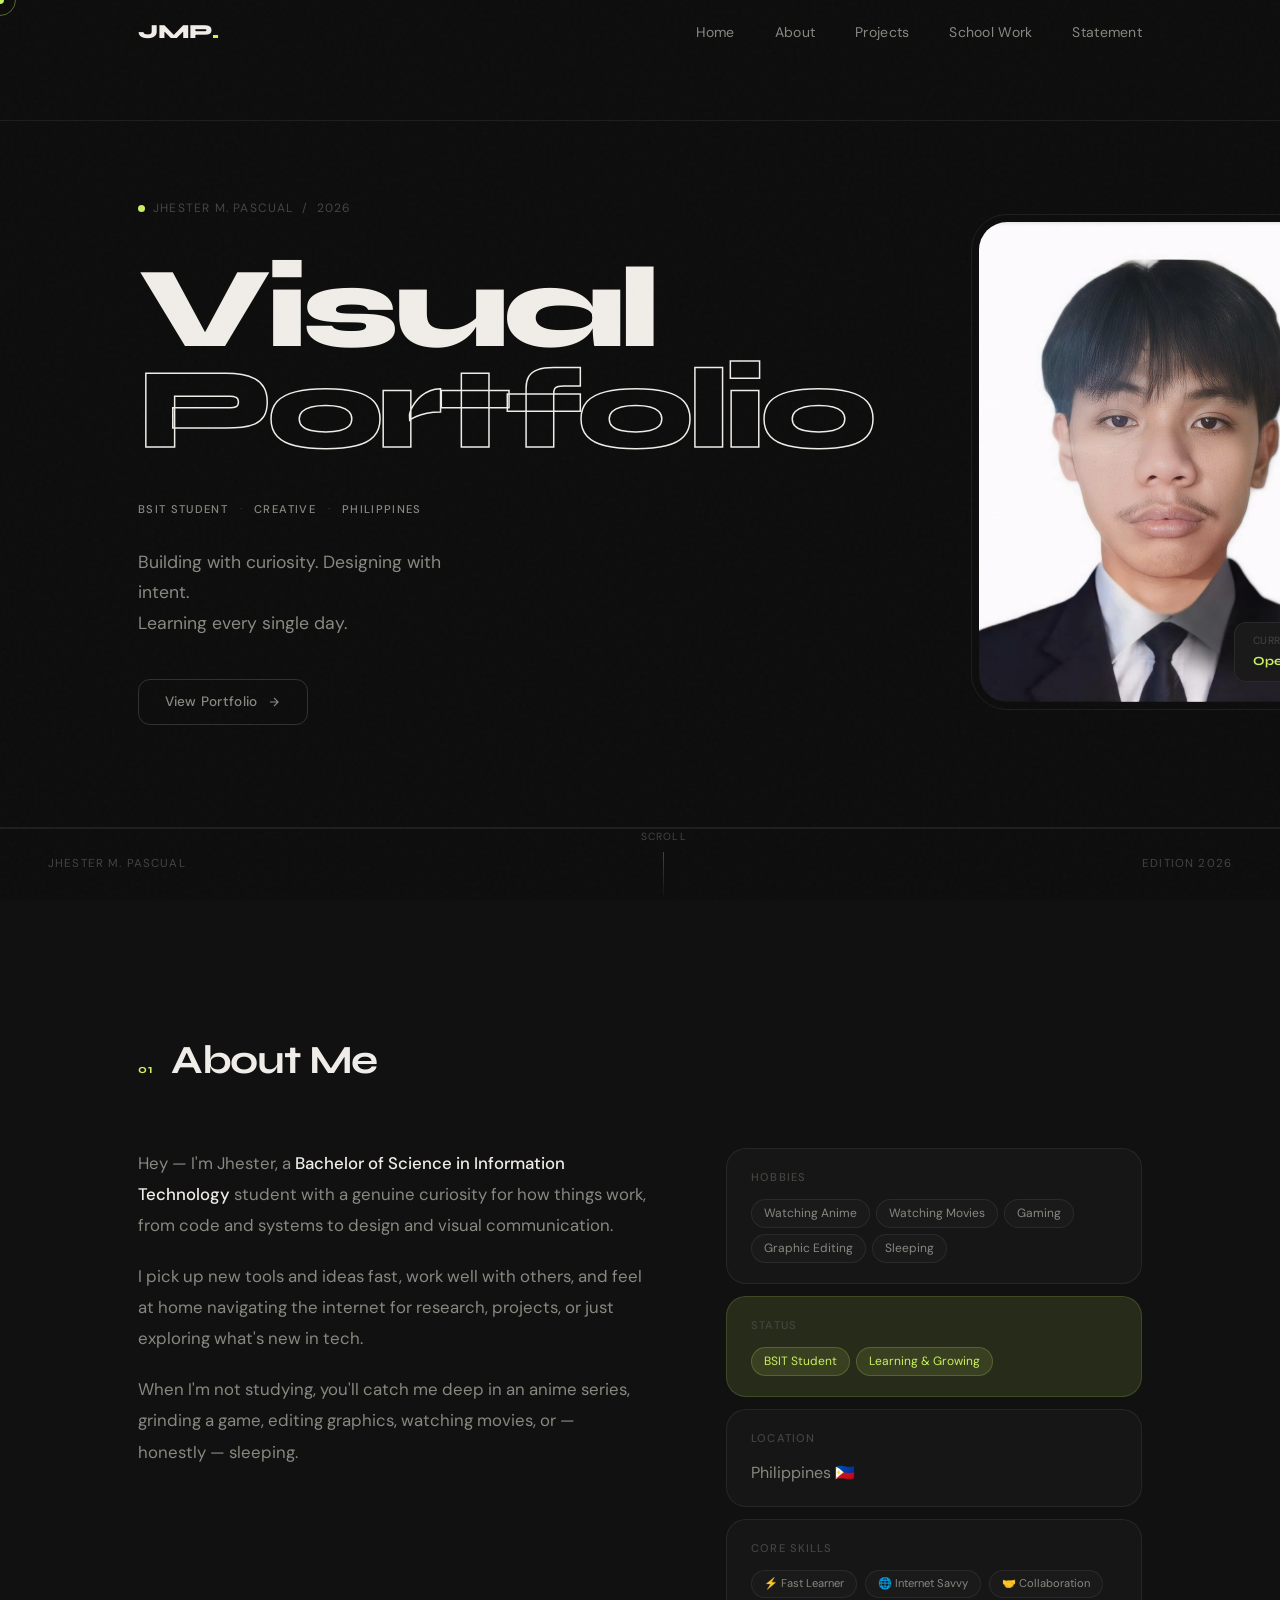
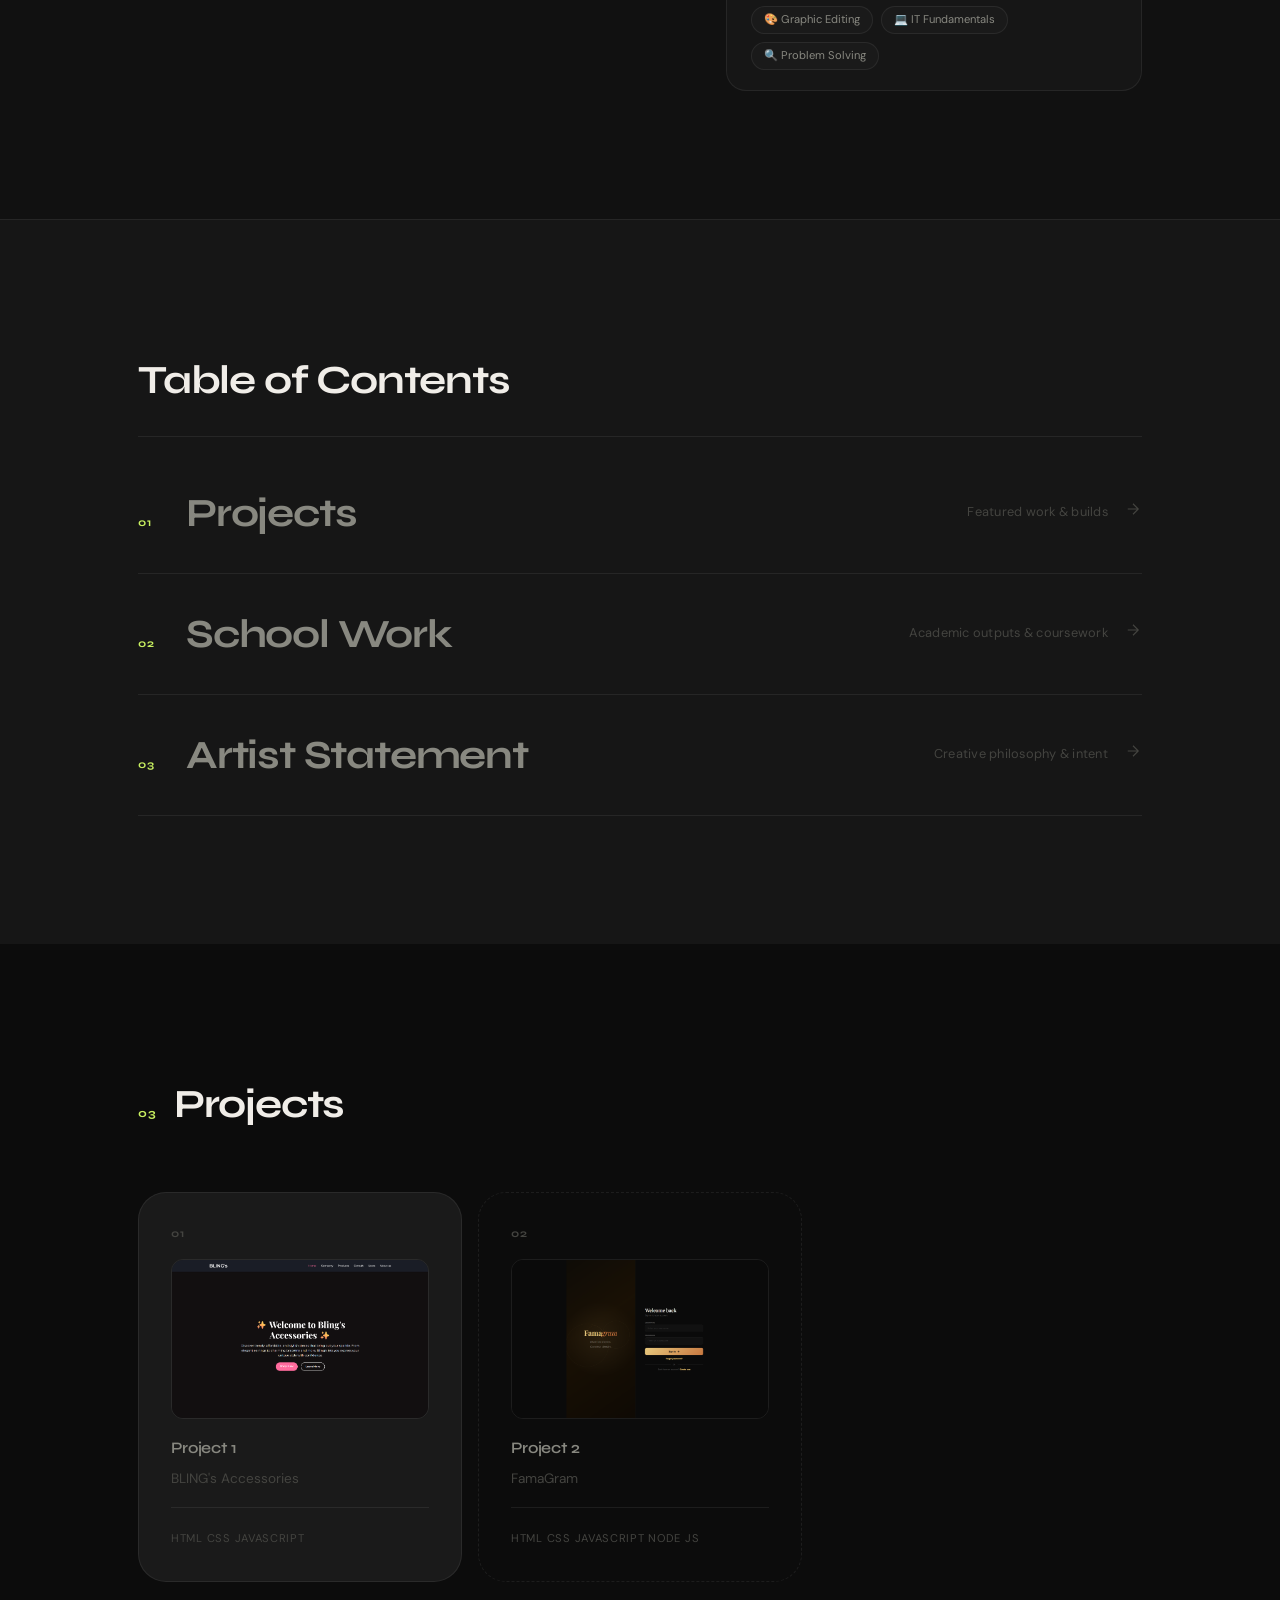
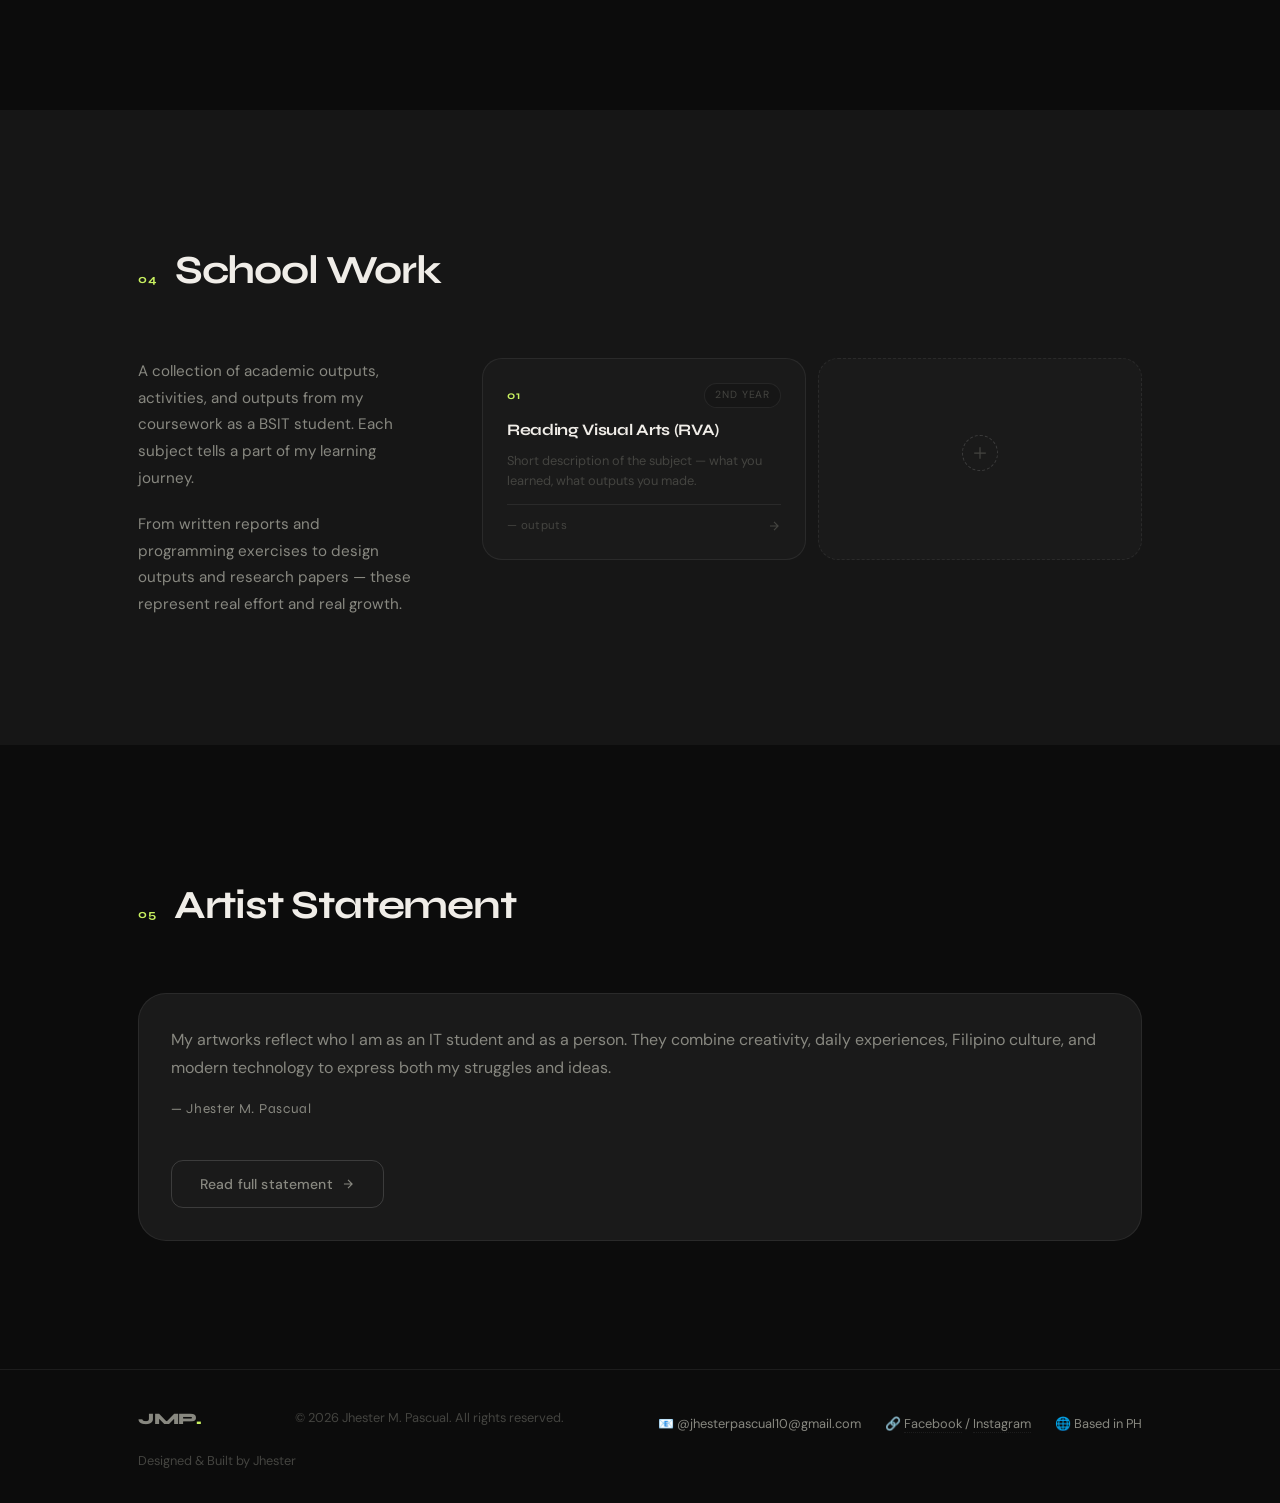
<file: index.html>
<!DOCTYPE html>
<html lang="en">

<head>
  <meta charset="UTF-8" />
  <meta name="viewport" content="width=device-width, initial-scale=1.0" />
  <title>My Portfolio - Jhester M. Pascual</title>
  <link rel="preconnect" href="https://fonts.googleapis.com">
  <link rel="preconnect" href="https://fonts.gstatic.com" crossorigin>
  <link
    href="https://fonts.googleapis.com/css2?family=Syne:wght@400;500;600;700;800&family=DM+Sans:ital,wght@0,300;0,400;0,500;1,300&display=swap"
    rel="stylesheet">
  <link rel="stylesheet" href="style.css" />
  <style>
    .skills-compact {
      display: flex;
      flex-wrap: wrap;
      gap: 8px;
      margin-top: 6px;
    }

    .skills-compact .tag {
      font-size: 0.7rem;
      padding: 4px 12px;
      background: var(--clr-surface);
      border-color: var(--clr-border);
    }

    .footer-contact-row {
      display: flex;
      flex-wrap: wrap;
      justify-content: center;
      gap: 1.5rem;
      margin-top: 0.75rem;
      font-size: 0.8rem;
      color: var(--clr-text-muted);
    }

    .footer-contact-row a {
      color: var(--clr-text-muted);
      text-decoration: none;
      border-bottom: 1px dotted var(--clr-border);
      transition: color 0.2s, border-color 0.2s;
    }

    .footer-contact-row a:hover {
      color: var(--clr-accent);
      border-bottom-color: var(--clr-accent);
    }

    /* artist statement card on index */
    .statement-card {
      background: var(--clr-surface);
      border: 1px solid var(--clr-border);
      border-radius: var(--radius-xl);
      padding: 2rem;
      transition: border-color 0.3s;
    }

    .statement-card__content p {
      color: var(--clr-text-muted);
      line-height: 1.7;
      margin-bottom: 1rem;
    }

    .statement-signature {
      font-family: var(--font-display);
      font-size: 0.85rem;
      letter-spacing: 0.05em;
      color: var(--clr-accent);
      margin-top: 0.5rem;
    }

    .statement-card__link {
      margin-top: 1.5rem;
      display: inline-flex;
      align-items: center;
      gap: 0.5rem;
    }

    @media (max-width: 768px) {
      .footer-contact-row {
        flex-direction: column;
        align-items: center;
        gap: 0.5rem;
      }
    }
  </style>
</head>

<body>

  <div class="cursor" id="cursor"></div>
  <div class="cursor-follower" id="cursorFollower"></div>

  <header class="header" id="header">
    <nav class="nav container">
      <a href="#" class="nav__logo">JMP<span class="nav__logo-dot">.</span></a>
      <ul class="nav__links">
        <li><a href="#home" class="nav__link">Home</a></li>
        <li><a href="#about" class="nav__link">About</a></li>
        <li><a href="#projects" class="nav__link">Projects</a></li>
        <li><a href="#schoolwork" class="nav__link">School Work</a></li>
        <li><a href="artist_statement.html" class="nav__link">Statement</a></li>
      </ul>
      <button class="nav__burger" id="burger" aria-label="Toggle menu">
        <span></span><span></span><span></span>
      </button>
    </nav>
    <div class="nav__mobile" id="mobileMenu">
      <ul>
        <li><a href="#about" class="mobile__link">About</a></li>
        <li><a href="#projects" class="mobile__link">Projects</a></li>
        <li><a href="#schoolwork" class="mobile__link">School Work</a></li>
        <li><a href="artist_statement.html" class="mobile__link">Statement</a></li>
      </ul>
    </div>
  </header>

  <main>
    <!-- COVER SECTION -->
    <section class="cover" id="home">
      <div class="cover__noise"></div>
      <div class="cover__line cover__line--h-top"></div>
      <div class="cover__line cover__line--h-mid"></div>
      <div class="cover__line cover__line--v-left"></div>
      <div class="cover__inner">
        <div class="cover__left reveal">
          <span class="cover__label"><span class="dot-pulse"></span> Jhester M. Pascual &nbsp;/&nbsp; 2026</span>
          <h1 class="cover__headline"><span class="cover__word">Visual</span><span
              class="cover__word cover__word--outline">Portfolio</span></h1>
          <div class="cover__meta"><span class="cover__meta-item">BSIT Student</span><span
              class="cover__sep">·</span><span class="cover__meta-item">Creative</span><span
              class="cover__sep">·</span><span class="cover__meta-item">Philippines</span></div>
          <p class="cover__tagline">Building with curiosity. Designing with intent.<br>Learning every single day.</p>
          <a href="#about" class="cover__cta">View Portfolio<svg width="14" height="14" fill="none"
              stroke="currentColor" stroke-width="2" viewBox="0 0 24 24">
              <path d="M5 12h14M12 5l7 7-7 7" />
            </svg></a>
        </div>
        <div class="cover__right reveal reveal--delay">
          <div class="cover__photo-wrap">
            <img src="me.jpg" alt="Jhester M. Pascual" class="cover__photo" />
            <div class="cover__photo-border"></div>
            <div class="cover__photo-badge"><span>Currently</span><strong>Open to opps</strong></div>
          </div>
        </div>
      </div>
      <div class="cover__bottom"><span class="cover__bottom-name">Jhester M. Pascual</span>
        <div class="cover__scroll-hint"><span>Scroll</span>
          <div class="scroll-line"></div>
        </div><span class="cover__bottom-edition">Edition 2026</span>
      </div>
    </section>

    <!-- ABOUT + INTEGRATED SKILLS -->
    <section class="about section" id="about">
      <div class="container">
        <div class="section__header reveal"><span class="section__num">01</span>
          <h2 class="section__title">About Me</h2>
        </div>
        <div class="about__grid">
          <div class="about__text reveal">
            <p>Hey — I'm Jhester, a <strong>Bachelor of Science in Information Technology</strong> student with a
              genuine curiosity for how things work, from code and systems to design and visual communication.</p>
            <p>I pick up new tools and ideas fast, work well with others, and feel at home navigating the internet for
              research, projects, or just exploring what's new in tech.</p>
            <p>When I'm not studying, you'll catch me deep in an anime series, grinding a game, editing graphics,
              watching movies, or — honestly — sleeping.</p>
          </div>
          <div class="about__cards reveal reveal--delay">
            <div class="info-card">
              <p class="info-card__label">Hobbies</p>
              <div class="tags"><span class="tag">Watching Anime</span><span class="tag"> Watching Movies</span><span
                  class="tag">Gaming</span><span class="tag">Graphic Editing</span><span class="tag">Sleeping</span>
              </div>
            </div>
            <div class="info-card info-card--accent">
              <p class="info-card__label">Status</p>
              <div class="tags"><span class="tag tag--light">BSIT Student</span><span class="tag tag--light">Learning
                  &amp; Growing</span></div>
            </div>
            <div class="info-card">
              <p class="info-card__label">Location</p>
              <p class="info-card__value">Philippines 🇵🇭</p>
            </div>
            <div class="info-card">
              <p class="info-card__label">Core Skills</p>
              <div class="skills-compact"><span class="tag">⚡ Fast Learner</span><span class="tag">🌐 Internet
                  Savvy</span><span class="tag">🤝 Collaboration</span><span class="tag">🎨 Graphic Editing</span><span
                  class="tag">💻 IT Fundamentals</span><span class="tag">🔍 Problem Solving</span></div>
            </div>
          </div>
        </div>
      </div>
    </section>

    <!-- TABLE OF CONTENTS (with Artist Statement added) -->
    <section class="toc section" id="contents">
      <div class="container">
        <div class="toc__header reveal">
          <h2 class="section__title">Table of Contents</h2>
        </div>
        <nav class="toc__list">

          <a href="#projects" class="toc__item reveal">
            <div class="toc__item-left">
              <span class="toc__num">01</span>
              <span class="toc__title">Projects</span>
            </div>
            <div class="toc__item-right">
              <span class="toc__desc">Featured work &amp; builds</span>
              <span class="toc__arrow">
                <svg width="18" height="18" fill="none" stroke="currentColor" stroke-width="1.5" viewBox="0 0 24 24">
                  <path d="M5 12h14M12 5l7 7-7 7" />
                </svg>
              </span>
            </div>
          </a>

          <a href="#schoolwork" class="toc__item reveal">
            <div class="toc__item-left">
              <span class="toc__num">02</span>
              <span class="toc__title">School Work</span>
            </div>
            <div class="toc__item-right">
              <span class="toc__desc">Academic outputs &amp; coursework</span>
              <span class="toc__arrow">
                <svg width="18" height="18" fill="none" stroke="currentColor" stroke-width="1.5" viewBox="0 0 24 24">
                  <path d="M5 12h14M12 5l7 7-7 7" />
                </svg>
              </span>
            </div>
          </a>

          <!-- NEW: Artist Statement entry -->
          <a href="#statement" class="toc__item reveal">
            <div class="toc__item-left">
              <span class="toc__num">03</span>
              <span class="toc__title">Artist Statement</span>
            </div>
            <div class="toc__item-right">
              <span class="toc__desc">Creative philosophy &amp; intent</span>
              <span class="toc__arrow">
                <svg width="18" height="18" fill="none" stroke="currentColor" stroke-width="1.5" viewBox="0 0 24 24">
                  <path d="M5 12h14M12 5l7 7-7 7" />
                </svg>
              </span>
            </div>
          </a>

        </nav>
      </div>
    </section>
    <!-- PROJECTS -->
    <section class="projects section" id="projects">
      <div class="container">

        <div class="section__header reveal">
          <span class="section__num">03</span>
          <h2 class="section__title">Projects</h2>
        </div>

        <div class="projects__grid">

          <!-- PROJECT 1 -->
          <div class="project-card reveal reveal--delay">
            <div class="project-card__index">01</div>

            <div class="project-card__body">
              <div class="project-card__icon project-card__icon--image">
                <img src="project1.png" alt="Project 1 preview">
              </div>

              <h3>Project 1</h3>
              <p>BLING's Accessories</p>
            </div>

            <div class="project-card__footer">
              <span class="project-card__tag">HTML</span>
              <span class="project-card__tag">CSS</span>
              <span class="project-card__tag">JavaScript</span>
            </div>
          </div>

          <!-- PROJECT 2 -->
          <div class="project-card project-card--placeholder reveal">
            <div class="project-card__index">02</div>

            <div class="project-card__body">
              <div class="project-card__icon project-card__icon--image">
                <img src="project2.png" alt="Project 2 preview">
              </div>

              <h3>Project 2</h3>
              <p>FamaGram</p>
            </div>

            <div class="project-card__footer">
              <span class="project-card__tag">HTML</span>
              <span class="project-card__tag">CSS</span>
              <span class="project-card__tag">JavaScript</span>
              <span class="project-card__tag">Node JS</span>
            </div>
          </div>
    </section>

    <!-- SCHOOL WORK -->
    <section class="schoolwork section" id="schoolwork">
      <div class="container">
        <div class="section__header reveal"><span class="section__num">04</span>
          <h2 class="section__title">School Work</h2>
        </div>
        <div class="schoolwork__layout">
          <div class="schoolwork__text reveal">
            <p>A collection of academic outputs, activities, and outputs from my coursework as a BSIT student. Each
              subject tells a part of my learning journey.</p>
            <p>From written reports and programming exercises to design outputs and research papers — these represent
              real effort and real growth.</p>
          </div>
          <div class="subjects__grid">
            <a href="schoolwork.html?subject=subject1" class="subject-card reveal">
              <div class="subject-card__top"><span class="subject-card__num">01</span><span
                  class="subject-card__badge">2nd Year</span></div>
              <h3 class="subject-card__title">Reading Visual Arts (RVA)</h3>
              <p class="subject-card__desc">Short description of the subject — what you learned, what outputs you made.
              </p>
              <div class="subject-card__footer"><span class="subject-card__count" id="count-subject1">—
                  outputs</span><span class="subject-card__arrow"><svg width="14" height="14" fill="none"
                    stroke="currentColor" stroke-width="2" viewBox="0 0 24 24">
                    <path d="M5 12h14M12 5l7 7-7 7" />
                  </svg></span></div>
            </a>
            <div class="subject-card subject-card--add reveal">
              <div class="subject-card__add-icon"><svg width="20" height="20" fill="none" stroke="currentColor"
                  stroke-width="1.5" viewBox="0 0 24 24">
                  <path d="M12 5v14M5 12h14" />
                </svg></div>
              <p></p>
            </div>
          </div>
        </div>
      </div>
    </section>

    <!-- ARTIST STATEMENT TEASER (new section) -->
    <section class="artist-statement section" id="statement">
      <div class="container">
        <div class="section__header reveal"><span class="section__num">05</span>
          <h2 class="section__title">Artist Statement</h2>
        </div>
        <div class="statement-card reveal">
          <div class="statement-card__content">
            <p>My artworks reflect who I am as an IT student and as a person.
              They combine creativity, daily experiences, Filipino culture, and modern technology to express both my
              struggles and ideas.</p>
            <p class="statement-signature">— Jhester M. Pascual</p>
          </div>
          <a href="artist_statement.html" class="statement-card__link btn btn--ghost">Read full statement<svg width="14"
              height="14" fill="none" stroke="currentColor" stroke-width="2" viewBox="0 0 24 24">
              <path d="M5 12h14M12 5l7 7-7 7" />
            </svg></a>
        </div>
      </div>
    </section>
  </main>

  <!-- FOOTER (unified) -->
  <footer class="footer">
    <div class="container footer__inner">
      <span class="footer__logo">JMP<span>.</span></span>
      <p>© 2026 Jhester M. Pascual. All rights reserved.</p>
      <div class="footer-contact-row">
        <span>📧 @jhesterpascual10@gmail.com</span>
        <span>🔗 <a href="https://www.facebook.com/share/1K64JjgTe3/">Facebook</a> / <a
            href="https://www.instagram.com/__jhstr?igsh=cWYyeTRtamVycHU=">Instagram</a></span>
        <span>🌐 Based in PH</span>
      </div>
      <p class="footer__built">Designed &amp; Built by Jhester</p>
    </div>
  </footer>

  <script>
    // Intersection Observer + cursor + mobile menu (same as before)
    const reveals = document.querySelectorAll('.reveal');
    const obs = new IntersectionObserver((entries) => { entries.forEach(e => { if (e.isIntersecting) { e.target.classList.add('is-visible'); obs.unobserve(e.target); } }); }, { threshold: 0.1 });
    reveals.forEach(el => obs.observe(el));
    const cursor = document.getElementById('cursor'), follower = document.getElementById('cursorFollower');
    if (cursor && follower && window.matchMedia("(pointer: fine)").matches) {
      let mx = 0, my = 0, cx = 0, cy = 0, fx = 0, fy = 0;
      document.addEventListener('mousemove', (e) => { mx = e.clientX; my = e.clientY; });
      function anim() { cx += (mx - cx) * 0.2; cy += (my - cy) * 0.2; fx += (mx - fx) * 0.1; fy += (my - fy) * 0.1; cursor.style.transform = `translate(${cx}px,${cy}px) translate(-50%,-50%)`; follower.style.transform = `translate(${fx}px,${fy}px) translate(-50%,-50%)`; requestAnimationFrame(anim); } anim();
      document.querySelectorAll('a, button, .project-card').forEach(el => { el.addEventListener('mouseenter', () => { follower.style.width = '48px'; follower.style.height = '48px'; follower.style.background = 'rgba(200,240,96,0.1)'; }); el.addEventListener('mouseleave', () => { follower.style.width = '32px'; follower.style.height = '32px'; follower.style.background = 'transparent'; }); });
    }
    const header = document.getElementById('header'), burger = document.getElementById('burger'), mobileMenu = document.getElementById('mobileMenu');
    window.addEventListener('scroll', () => { if (window.scrollY > 20) header.classList.add('scrolled'); else header.classList.remove('scrolled'); });
    if (burger && mobileMenu) { burger.addEventListener('click', () => { burger.classList.toggle('open'); mobileMenu.classList.toggle('open'); document.body.style.overflow = mobileMenu.classList.contains('open') ? 'hidden' : ''; }); document.querySelectorAll('.mobile__link').forEach(link => { link.addEventListener('click', () => { burger.classList.remove('open'); mobileMenu.classList.remove('open'); document.body.style.overflow = ''; }); }); }
    window.dispatchEvent(new Event('scroll'));
  </script>
</body>

</html>
</file>
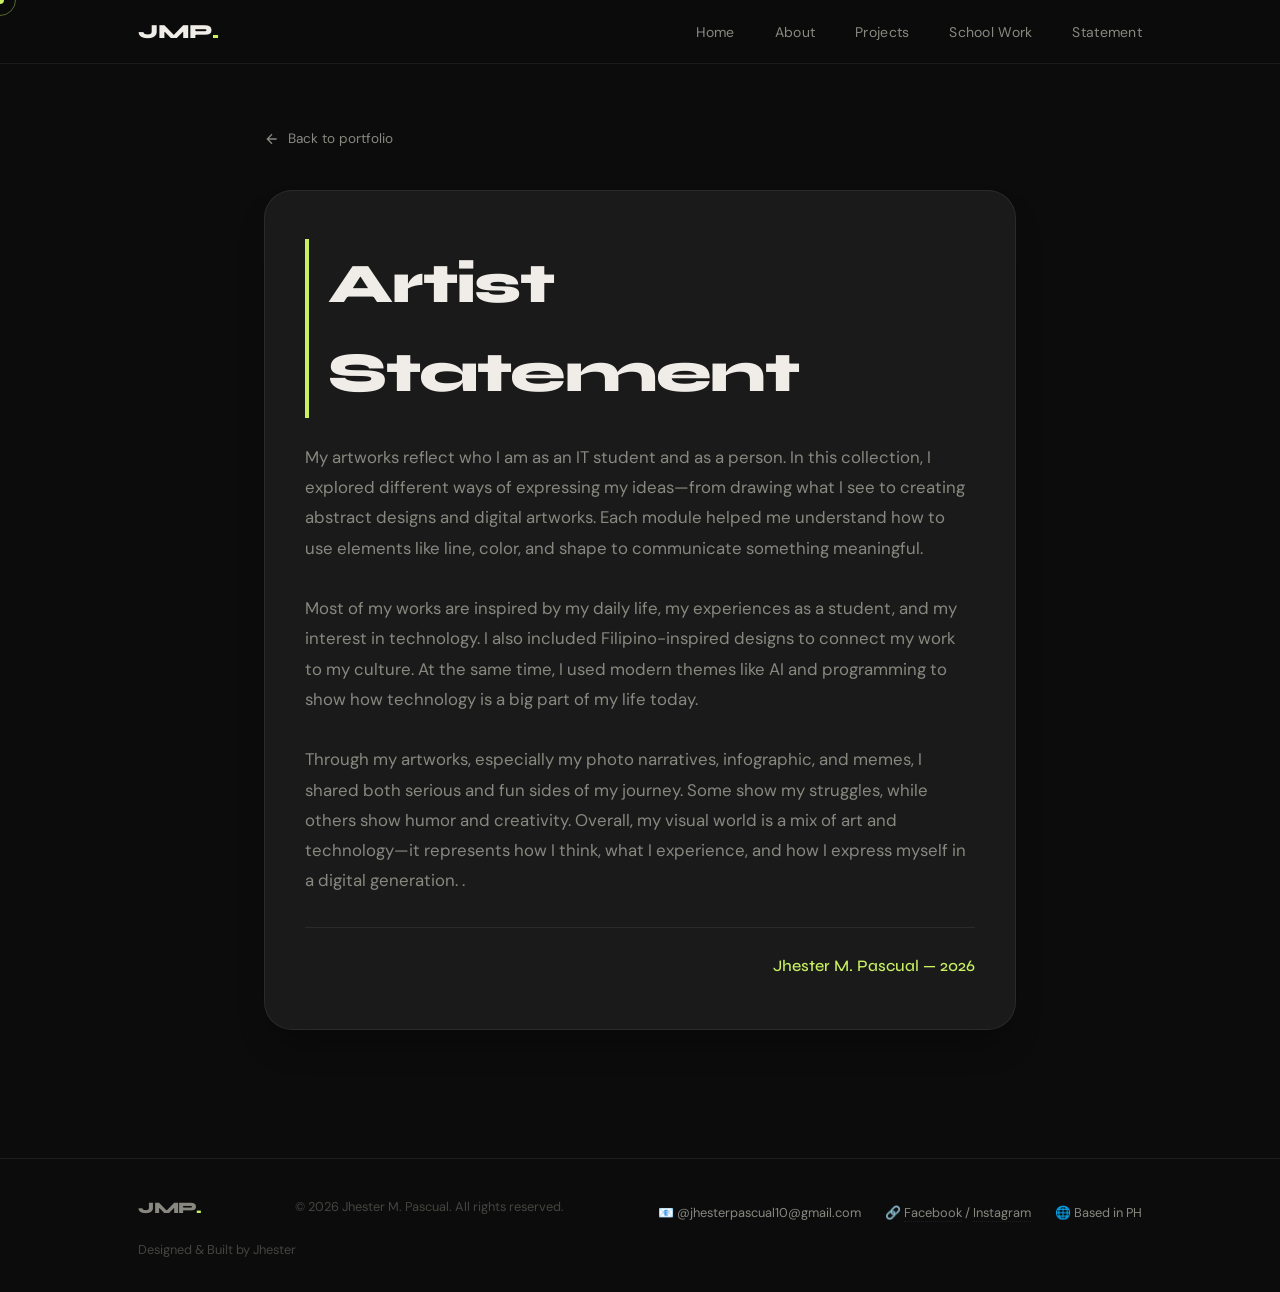
<file: artist_statement.html>
<!DOCTYPE html>
<html lang="en">

<head>
    <meta charset="UTF-8" />
    <meta name="viewport" content="width=device-width, initial-scale=1.0" />
    <title>Artist Statement – Jhester M. Pascual</title>
    <link rel="preconnect" href="https://fonts.googleapis.com">
    <link rel="preconnect" href="https://fonts.gstatic.com" crossorigin>
    <link
        href="https://fonts.googleapis.com/css2?family=Syne:wght@400;500;600;700;800&family=DM+Sans:ital,wght@0,300;0,400;0,500;1,300&display=swap"
        rel="stylesheet">
    <link rel="stylesheet" href="style.css" />
    <style>
        .statement-page {
            min-height: 100vh;
            display: flex;
            align-items: center;
            padding-block: 6rem;
        }

        .statement-container {
            max-width: 800px;
            margin-inline: auto;
            padding: 2rem 1.5rem;
        }

        .statement-page-card {
            background: var(--clr-surface);
            border: 1px solid var(--clr-border);
            border-radius: var(--radius-xl);
            padding: 3rem 2.5rem;
            box-shadow: 0 20px 35px -12px rgba(0, 0, 0, 0.4);
        }

        .back-link {
            display: inline-flex;
            align-items: center;
            gap: 8px;
            margin-bottom: 2.5rem;
            color: var(--clr-text-muted);
            text-decoration: none;
            font-size: 0.85rem;
            transition: color 0.2s;
        }

        .back-link:hover {
            color: var(--clr-accent);
        }

        .statement-title {
            font-family: var(--font-display);
            font-size: clamp(2rem, 6vw, 3.5rem);
            font-weight: 800;
            letter-spacing: -0.03em;
            margin-bottom: 1.5rem;
            border-left: 4px solid var(--clr-accent);
            padding-left: 1.2rem;
        }

        .statement-text {
            color: var(--clr-text-muted);
            line-height: 1.8;
        }

        .statement-text p {
            margin-bottom: 1.5rem;
            font-size: 1.05rem;
        }

        .statement-signature-full {
            margin-top: 2rem;
            font-family: var(--font-display);
            text-align: right;
            border-top: 1px solid var(--clr-border);
            padding-top: 1.5rem;
            color: var(--clr-accent);
            font-weight: 500;
        }

        .footer-contact-row {
            display: flex;
            flex-wrap: wrap;
            justify-content: center;
            gap: 1.5rem;
            margin-top: 0.75rem;
            font-size: 0.8rem;
            color: var(--clr-text-muted);
        }

        .footer-contact-row a {
            color: var(--clr-text-muted);
            text-decoration: none;
            border-bottom: 1px dotted var(--clr-border);
            transition: color 0.2s, border-color 0.2s;
        }

        .footer-contact-row a:hover {
            color: var(--clr-accent);
            border-bottom-color: var(--clr-accent);
        }

        @media (max-width: 768px) {
            .footer-contact-row {
                flex-direction: column;
                align-items: center;
                gap: 0.5rem;
            }
        }

        @media (max-width: 600px) {
            .statement-page-card {
                padding: 1.8rem;
            }
        }
    </style>
</head>

<body>
    <div class="cursor" id="cursor"></div>
    <div class="cursor-follower" id="cursorFollower"></div>

    <header class="header scrolled" id="header">
        <nav class="nav container">
            <a href="index.html" class="nav__logo">JMP<span class="nav__logo-dot">.</span></a>
            <ul class="nav__links">
                <li><a href="index.html" class="nav__link">Home</a></li>
                <li><a href="index.html#about" class="nav__link">About</a></li>
                <li><a href="index.html#projects" class="nav__link">Projects</a></li>
                <li><a href="index.html#schoolwork" class="nav__link">School Work</a></li>
                <li><a href="artist_statement.html" class="nav__link">Statement</a></li>
            </ul>
            <button class="nav__burger" id="burger"
                aria-label="Toggle menu"><span></span><span></span><span></span></button>
        </nav>
        <div class="nav__mobile" id="mobileMenu">
            <ul>
                <li><a href="index.html#about" class="mobile__link">About</a></li>
                <li><a href="index.html#projects" class="mobile__link">Projects</a></li>
                <li><a href="index.html#schoolwork" class="mobile__link">School Work</a></li>
                <li><a href="artist_statement.html" class="mobile__link">Statement</a></li>
            </ul>
        </div>
    </header>

    <main class="statement-page">
        <div class="statement-container">
            <a href="index.html" class="back-link"><svg width="16" height="16" fill="none" stroke="currentColor"
                    stroke-width="2" viewBox="0 0 24 24">
                    <path d="M19 12H5M12 19l-7-7 7-7" />
                </svg>Back to portfolio</a>
            <div class="statement-page-card">
                <h1 class="statement-title">Artist Statement</h1>
                <div class="statement-text">
                    <p>
                        My artworks reflect who I am as an IT student and as a person. In this collection, I explored
                        different ways of expressing my ideas—from drawing what I see to creating abstract designs and
                        digital artworks. Each module helped me understand how to use elements like line, color, and
                        shape to communicate something meaningful.<br>

                        <br>Most of my works are inspired by my daily life, my experiences as a student, and my interest
                        in
                        technology. I also included Filipino-inspired designs to connect my work to my culture. At the
                        same time, I used modern themes like AI and programming to show how technology is a big part of
                        my life today.<br>

                        <br>Through my artworks, especially my photo narratives, infographic, and memes, I shared both
                        serious and fun sides of my journey. Some show my struggles, while others show humor and
                        creativity. Overall, my visual world is a mix of art and technology—it represents how I think,
                        what I experience, and how I express myself in a digital generation.
                        </strong>.
                    </p>
                    <div class="statement-signature-full">Jhester M. Pascual — 2026</div>
                </div>
            </div>
        </div>
    </main>

    <!-- FOOTER (identical to index) -->
    <footer class="footer">
        <div class="container footer__inner">
            <span class="footer__logo">JMP<span>.</span></span>
            <p>© 2026 Jhester M. Pascual. All rights reserved.</p>
            <div class="footer-contact-row">
                <span>📧 @jhesterpascual10@gmail.com</span>
                <span>🔗 <a href="https://www.facebook.com/share/1K64JjgTe3/">Facebook</a> / <a
                        href="https://www.instagram.com/__jhstr?igsh=cWYyeTRtamVycHU=">Instagram</a></span>
                <span>🌐 Based in PH</span>
            </div>
            <p class="footer__built">Designed &amp; Built by Jhester</p>
        </div>
    </footer>

    <script>
        // identical cursor + mobile menu logic as index
        const cursor = document.getElementById('cursor'), follower = document.getElementById('cursorFollower');
        if (cursor && follower && window.matchMedia("(pointer: fine)").matches) {
            let mx = 0, my = 0, cx = 0, cy = 0, fx = 0, fy = 0;
            document.addEventListener('mousemove', (e) => { mx = e.clientX; my = e.clientY; });
            function anim() { cx += (mx - cx) * 0.2; cy += (my - cy) * 0.2; fx += (mx - fx) * 0.1; fy += (my - fy) * 0.1; cursor.style.transform = `translate(${cx}px,${cy}px) translate(-50%,-50%)`; follower.style.transform = `translate(${fx}px,${fy}px) translate(-50%,-50%)`; requestAnimationFrame(anim); } anim();
            document.querySelectorAll('a, button').forEach(el => { el.addEventListener('mouseenter', () => { follower.style.width = '48px'; follower.style.height = '48px'; follower.style.background = 'rgba(200,240,96,0.1)'; }); el.addEventListener('mouseleave', () => { follower.style.width = '32px'; follower.style.height = '32px'; follower.style.background = 'transparent'; }); });
        }
        const burger = document.getElementById('burger'), mobileMenu = document.getElementById('mobileMenu');
        if (burger && mobileMenu) { burger.addEventListener('click', () => { burger.classList.toggle('open'); mobileMenu.classList.toggle('open'); document.body.style.overflow = mobileMenu.classList.contains('open') ? 'hidden' : ''; }); document.querySelectorAll('.mobile__link').forEach(link => { link.addEventListener('click', () => { burger.classList.remove('open'); mobileMenu.classList.remove('open'); document.body.style.overflow = ''; }); }); }
    </script>
</body>

</html>
</file>
<file: style.css>
/* ============================================================
   JHESTER M. PASCUAL — PORTFOLIO
   style.css
   ============================================================ */

/* ── Reset & Base ── */
*,
*::before,
*::after {
  box-sizing: border-box;
  margin: 0;
  padding: 0;
}

:root {
  --clr-bg: #0c0c0c;
  --clr-bg-2: #111111;
  --clr-bg-3: #161616;
  --clr-surface: #1a1a1a;
  --clr-border: rgba(255, 255, 255, 0.07);
  --clr-border-hover: rgba(255, 255, 255, 0.15);

  --clr-text: #f0ede8;
  --clr-text-muted: #888880;
  --clr-text-faint: #444440;

  --clr-accent: #c8f060;
  --clr-accent-muted: rgba(200, 240, 96, 0.12);
  --clr-accent-dark: #a8d040;

  --font-display: 'Syne', sans-serif;
  --font-body: 'DM Sans', sans-serif;

  --radius-sm: 6px;
  --radius-md: 12px;
  --radius-lg: 20px;
  --radius-xl: 28px;

  --ease-out: cubic-bezier(0.16, 1, 0.3, 1);
  --ease-in-out: cubic-bezier(0.45, 0, 0.55, 1);

  --header-h: 64px;
  --container: 1100px;
}

html {
  scroll-behavior: smooth;
  cursor: none;
}

body {
  font-family: var(--font-body);
  background-color: var(--clr-bg);
  color: var(--clr-text);
  line-height: 1.6;
  overflow-x: hidden;
  -webkit-font-smoothing: antialiased;
}

img,
svg {
  max-width: 100%;
  height: auto;
}

/* ── Custom Cursor ── */
.cursor,
.cursor-follower {
  position: fixed;
  border-radius: 50%;
  pointer-events: none;
  z-index: 9999;
  transform: translate(-50%, -50%);
  transition: opacity 0.3s;
}

.cursor {
  width: 8px;
  height: 8px;
  background: var(--clr-accent);
}

.cursor-follower {
  width: 32px;
  height: 32px;
  border: 1px solid rgba(200, 240, 96, 0.4);
  transition: transform 0.15s var(--ease-out), width 0.3s, height 0.3s, background 0.3s;
}

body:has(a:hover) .cursor-follower,
body:has(button:hover) .cursor-follower {
  width: 48px;
  height: 48px;
  background: rgba(200, 240, 96, 0.08);
}

/* ── Scrollbar ── */
::-webkit-scrollbar {
  width: 4px;
}

::-webkit-scrollbar-track {
  background: var(--clr-bg);
}

::-webkit-scrollbar-thumb {
  background: var(--clr-surface);
  border-radius: 2px;
}

::-webkit-scrollbar-thumb:hover {
  background: var(--clr-text-faint);
}

/* ── Container ── */
.container {
  max-width: var(--container);
  margin-inline: auto;
  padding-inline: clamp(1.25rem, 5vw, 3rem);
}

/* ── Reveal Animation ── */
.reveal {
  opacity: 0;
  transform: translateY(28px);
  transition: opacity 0.75s var(--ease-out), transform 0.75s var(--ease-out);
}

.reveal--delay {
  transition-delay: 0.12s;
}

.reveal--delay2 {
  transition-delay: 0.24s;
}

.reveal.is-visible {
  opacity: 1;
  transform: none;
}

/* ── Header / Nav ── */
.header {
  position: fixed;
  top: 0;
  left: 0;
  right: 0;
  height: var(--header-h);
  z-index: 100;
  transition: background 0.4s, border-color 0.4s;
  border-bottom: 1px solid transparent;
}

.header.scrolled {
  background: rgba(12, 12, 12, 0.88);
  backdrop-filter: blur(16px);
  -webkit-backdrop-filter: blur(16px);
  border-bottom-color: var(--clr-border);
}

.nav {
  height: 100%;
  display: flex;
  align-items: center;
  justify-content: space-between;
}

.nav__logo {
  font-family: var(--font-display);
  font-size: 1.25rem;
  font-weight: 800;
  color: var(--clr-text);
  text-decoration: none;
  letter-spacing: -0.02em;
}

.nav__logo-dot {
  color: var(--clr-accent);
}

.nav__links {
  display: flex;
  gap: 2.5rem;
  list-style: none;
}

.nav__link {
  font-family: var(--font-body);
  font-size: 0.875rem;
  font-weight: 400;
  color: var(--clr-text-muted);
  text-decoration: none;
  letter-spacing: 0.02em;
  position: relative;
  transition: color 0.25s;
}

.nav__link::after {
  content: '';
  position: absolute;
  bottom: -3px;
  left: 0;
  width: 0;
  height: 1px;
  background: var(--clr-accent);
  transition: width 0.3s var(--ease-out);
}

.nav__link:hover {
  color: var(--clr-text);
}

.nav__link:hover::after {
  width: 100%;
}

.nav__burger {
  display: none;
  flex-direction: column;
  gap: 5px;
  background: none;
  border: none;
  cursor: none;
  padding: 4px;
}

.nav__burger span {
  display: block;
  width: 22px;
  height: 1.5px;
  background: var(--clr-text);
  transition: transform 0.3s, opacity 0.3s;
}

.nav__burger.open span:nth-child(1) {
  transform: translateY(6.5px) rotate(45deg);
}

.nav__burger.open span:nth-child(2) {
  opacity: 0;
}

.nav__burger.open span:nth-child(3) {
  transform: translateY(-6.5px) rotate(-45deg);
}

.nav__mobile {
  display: none;
  position: fixed;
  inset: var(--header-h) 0 0 0;
  background: rgba(12, 12, 12, 0.97);
  backdrop-filter: blur(20px);
  -webkit-backdrop-filter: blur(20px);
  z-index: 99;
  flex-direction: column;
  align-items: center;
  justify-content: center;
}

.nav__mobile.open {
  display: flex;
}

.nav__mobile ul {
  list-style: none;
  text-align: center;
  display: flex;
  flex-direction: column;
  gap: 2.5rem;
}

.mobile__link {
  font-family: var(--font-display);
  font-size: clamp(2rem, 8vw, 3.5rem);
  font-weight: 700;
  color: var(--clr-text-muted);
  text-decoration: none;
  transition: color 0.25s;
  letter-spacing: -0.03em;
}

.mobile__link:hover {
  color: var(--clr-accent);
}

/* ── Buttons ── */
.btn {
  display: inline-flex;
  align-items: center;
  gap: 8px;
  padding: 0.75rem 1.75rem;
  border-radius: var(--radius-md);
  font-family: var(--font-body);
  font-size: 0.875rem;
  font-weight: 500;
  text-decoration: none;
  cursor: none;
  transition: all 0.25s var(--ease-out);
  letter-spacing: 0.01em;
}

.btn--primary {
  background: var(--clr-accent);
  color: #0c0c0c;
  border: 1px solid var(--clr-accent);
}

.btn--primary:hover {
  background: var(--clr-accent-dark);
  border-color: var(--clr-accent-dark);
  transform: translateY(-2px);
}

.btn--ghost {
  background: transparent;
  color: var(--clr-text-muted);
  border: 1px solid var(--clr-border-hover);
}

.btn--ghost:hover {
  color: var(--clr-text);
  border-color: var(--clr-text-muted);
  transform: translateY(-2px);
}

/* ── Section Base ── */
.section {
  padding-block: clamp(5rem, 10vw, 9rem);
}

.section__header {
  display: flex;
  align-items: baseline;
  gap: 1rem;
  margin-bottom: 3.5rem;
}

.section__num {
  font-family: var(--font-display);
  font-size: 0.75rem;
  font-weight: 700;
  letter-spacing: 0.12em;
  color: var(--clr-accent);
}

.section__title {
  font-family: var(--font-display);
  font-size: clamp(1.75rem, 4vw, 2.5rem);
  font-weight: 700;
  letter-spacing: -0.03em;
  color: var(--clr-text);
}

/* ═══════════════════════════════════════
   COVER SECTION
═══════════════════════════════════════ */
.cover {
  min-height: 100svh;
  display: flex;
  flex-direction: column;
  position: relative;
  overflow: hidden;
  padding-top: var(--header-h);
  background: var(--clr-bg);
}

.cover__noise {
  position: absolute;
  inset: 0;
  background-image: url("data:image/svg+xml,%3Csvg viewBox='0 0 256 256' xmlns='http://www.w3.org/2000/svg'%3E%3Cfilter id='noise'%3E%3CfeTurbulence type='fractalNoise' baseFrequency='0.9' numOctaves='4' stitchTiles='stitch'/%3E%3C/filter%3E%3Crect width='100%25' height='100%25' filter='url(%23noise)' opacity='0.04'/%3E%3C/svg%3E");
  pointer-events: none;
  opacity: 0.6;
}

/* decorative lines */
.cover__line {
  position: absolute;
  pointer-events: none;
}

.cover__line--h-top {
  top: calc(var(--header-h) + 3.5rem);
  left: 0;
  right: 0;
  height: 1px;
  background: var(--clr-border);
}

.cover__line--h-mid {
  bottom: 4.5rem;
  left: 0;
  right: 0;
  height: 1px;
  background: var(--clr-border);
}

.cover__line--v-left {
  top: 0;
  bottom: 0;
  left: clamp(1.25rem, 5vw, 3rem);
  width: 1px;
  background: linear-gradient(to bottom, transparent, var(--clr-border) 20%, var(--clr-border) 80%, transparent);
  display: none;
}

/* main layout */
.cover__inner {
  flex: 1;
  display: grid;
  grid-template-columns: 1fr 480px;
  gap: 3rem;
  align-items: center;
  max-width: var(--container);
  margin-inline: auto;
  padding-inline: clamp(1.25rem, 5vw, 3rem);
  padding-block: 5rem 3rem;
}

/* label */
.cover__label {
  display: flex;
  align-items: center;
  gap: 8px;
  font-size: 0.75rem;
  letter-spacing: 0.1em;
  text-transform: uppercase;
  color: var(--clr-text-faint);
  margin-bottom: 2.5rem;
}

/* headline */
.cover__headline {
  display: flex;
  flex-direction: column;
  line-height: 0.88;
  letter-spacing: -0.05em;
  font-family: var(--font-display);
  font-weight: 800;
  font-size: clamp(4rem, 9vw, 8rem);
  margin-bottom: 2.5rem;
}

.cover__word {
  display: block;
  color: var(--clr-text);
}

.cover__word--outline {
  -webkit-text-stroke: 1.5px var(--clr-text);
  color: transparent;
}

/* meta chips */
.cover__meta {
  display: flex;
  align-items: center;
  gap: 0.75rem;
  margin-bottom: 1.75rem;
}

.cover__meta-item {
  font-size: 0.7rem;
  letter-spacing: 0.12em;
  text-transform: uppercase;
  color: var(--clr-text-muted);
  font-weight: 500;
}

.cover__sep {
  color: var(--clr-text-faint);
  font-size: 0.65rem;
}

.cover__tagline {
  font-size: clamp(0.95rem, 1.5vw, 1.1rem);
  color: var(--clr-text-muted);
  line-height: 1.75;
  margin-bottom: 2.5rem;
  max-width: 340px;
}

/* enter CTA */
.cover__cta {
  display: inline-flex;
  align-items: center;
  gap: 10px;
  padding: 0.7rem 1.6rem;
  border: 1px solid var(--clr-border-hover);
  border-radius: var(--radius-md);
  font-size: 0.85rem;
  font-weight: 500;
  color: var(--clr-text-muted);
  text-decoration: none;
  transition: all 0.3s var(--ease-out);
  letter-spacing: 0.02em;
}

.cover__cta:hover {
  border-color: var(--clr-accent);
  color: var(--clr-accent);
  transform: translateX(4px);
}

/* photo */
.cover__right {
  display: flex;
  align-items: center;
  justify-content: center;
}

.cover__photo-wrap {
  position: relative;
  width: 360px;
}

.cover__photo {
  width: 100%;
  aspect-ratio: 3/4;
  object-fit: cover;
  object-position: center top;
  border-radius: var(--radius-xl);
  display: block;
  filter: grayscale(12%);
  transition: filter 0.4s;
}

.cover__photo:hover {
  filter: grayscale(0%);
}

.cover__photo-border {
  position: absolute;
  inset: -8px;
  border: 1px solid var(--clr-border);
  border-radius: calc(var(--radius-xl) + 8px);
  pointer-events: none;
}

/* badge on photo */
.cover__photo-badge {
  position: absolute;
  bottom: 1.25rem;
  right: -1.5rem;
  background: var(--clr-surface);
  border: 1px solid var(--clr-border);
  border-radius: var(--radius-md);
  padding: 0.6rem 1.1rem;
  display: flex;
  flex-direction: column;
  gap: 2px;
  backdrop-filter: blur(12px);
}

.cover__photo-badge span {
  font-size: 0.65rem;
  letter-spacing: 0.06em;
  text-transform: uppercase;
  color: var(--clr-text-faint);
}

.cover__photo-badge strong {
  font-size: 0.78rem;
  font-family: var(--font-display);
  font-weight: 700;
  color: var(--clr-accent);
}

/* bottom bar */
.cover__bottom {
  position: relative;
  z-index: 2;
  height: 4.5rem;
  display: flex;
  align-items: center;
  justify-content: space-between;
  padding-inline: clamp(1.25rem, 5vw, 3rem);
  border-top: 1px solid var(--clr-border);
}

.cover__bottom-name,
.cover__bottom-edition {
  font-size: 0.72rem;
  letter-spacing: 0.1em;
  text-transform: uppercase;
  color: var(--clr-text-faint);
}

.cover__scroll-hint {
  display: flex;
  flex-direction: column;
  align-items: center;
  gap: 6px;
  font-size: 0.65rem;
  letter-spacing: 0.1em;
  text-transform: uppercase;
  color: var(--clr-text-faint);
}

/* ═══════════════════════════════════════
   NAME SECTION
═══════════════════════════════════════ */
.nameplate {
  position: relative;
  overflow: hidden;
  background: var(--clr-bg-2);
  border-top: 1px solid var(--clr-border);
}

.nameplate__noise {
  position: absolute;
  inset: 0;
  background-image: url("data:image/svg+xml,%3Csvg viewBox='0 0 256 256' xmlns='http://www.w3.org/2000/svg'%3E%3Cfilter id='noise'%3E%3CfeTurbulence type='fractalNoise' baseFrequency='0.9' numOctaves='4' stitchTiles='stitch'/%3E%3C/filter%3E%3Crect width='100%25' height='100%25' filter='url(%23noise)' opacity='0.03'/%3E%3C/svg%3E");
  pointer-events: none;
}

.nameplate__inner {
  position: relative;
  z-index: 1;
}

.nameplate__eyebrow {
  display: block;
  font-size: 0.78rem;
  letter-spacing: 0.12em;
  text-transform: uppercase;
  color: var(--clr-text-faint);
  margin-bottom: 1.5rem;
}

.nameplate__title {
  display: flex;
  flex-direction: column;
  font-family: var(--font-display);
  font-weight: 800;
  line-height: 0.86;
  letter-spacing: -0.05em;
  margin-bottom: 2.5rem;
  overflow: hidden;
}

.nameplate__first {
  font-size: clamp(5rem, 14vw, 13rem);
  color: var(--clr-text);
}

.nameplate__mid {
  font-size: clamp(3rem, 7vw, 6.5rem);
  color: var(--clr-accent);
  letter-spacing: -0.02em;
  font-weight: 400;
  font-style: italic;
  margin-left: 0.15em;
}

.nameplate__last {
  font-size: clamp(5rem, 14vw, 13rem);
  -webkit-text-stroke: 1.5px var(--clr-text-muted);
  color: transparent;
}

.nameplate__divider {
  width: 100%;
  height: 1px;
  background: linear-gradient(to right, var(--clr-accent), var(--clr-border) 60%, transparent);
  margin-bottom: 2rem;
}

.nameplate__foot {
  display: flex;
  align-items: center;
  justify-content: space-between;
  flex-wrap: wrap;
  gap: 1.5rem;
}

.nameplate__role {
  font-size: 0.8rem;
  letter-spacing: 0.1em;
  text-transform: uppercase;
  color: var(--clr-text-muted);
}

.nameplate__stats {
  display: flex;
  align-items: center;
  gap: 1.5rem;
}

.nameplate__stat {
  display: flex;
  flex-direction: column;
  align-items: center;
  gap: 2px;
}

.nameplate__stat strong {
  font-family: var(--font-display);
  font-size: 1rem;
  font-weight: 800;
  color: var(--clr-text);
  letter-spacing: -0.02em;
}

.nameplate__stat span {
  font-size: 0.62rem;
  letter-spacing: 0.08em;
  text-transform: uppercase;
  color: var(--clr-text-faint);
}

.nameplate__stat-sep {
  width: 1px;
  height: 28px;
  background: var(--clr-border);
}

/* ═══════════════════════════════════════
   TABLE OF CONTENTS
═══════════════════════════════════════ */
.toc {
  background: var(--clr-bg-3);
  border-top: 1px solid var(--clr-border);
}

.toc__header {
  display: flex;
  align-items: baseline;
  gap: 1rem;
  margin-bottom: 1rem;
  padding-bottom: 1.5rem;
  border-bottom: 1px solid var(--clr-border);
}

.toc__list {
  display: flex;
  flex-direction: column;
}

.toc__item {
  display: flex;
  align-items: center;
  justify-content: space-between;
  padding: 1.75rem 0;
  border-bottom: 1px solid var(--clr-border);
  text-decoration: none;
  color: inherit;
  gap: 1rem;
  transition: padding-left 0.35s var(--ease-out);
}

.toc__item:hover {
  padding-left: 0.75rem;
}

.toc__item-left {
  display: flex;
  align-items: baseline;
  gap: 1.5rem;
}

.toc__num {
  font-family: var(--font-display);
  font-size: 0.7rem;
  font-weight: 700;
  letter-spacing: 0.12em;
  color: var(--clr-accent);
  flex-shrink: 0;
  width: 24px;
}

.toc__title {
  font-family: var(--font-display);
  font-size: clamp(1.5rem, 4vw, 2.5rem);
  font-weight: 700;
  letter-spacing: -0.03em;
  color: var(--clr-text-muted);
  transition: color 0.25s;
}

.toc__item:hover .toc__title {
  color: var(--clr-text);
}

.toc__item-right {
  display: flex;
  align-items: center;
  gap: 1rem;
  flex-shrink: 0;
}

.toc__desc {
  font-size: 0.8rem;
  color: var(--clr-text-faint);
  letter-spacing: 0.02em;
}

.toc__arrow {
  color: var(--clr-text-faint);
  flex-shrink: 0;
  transition: color 0.25s, transform 0.35s var(--ease-out);
}

.toc__item:hover .toc__arrow {
  color: var(--clr-accent);
  transform: translateX(6px);
}

/* ── Hero (kept for backward compat, but unused) ── */
.hero__eyebrow {
  display: flex;
  align-items: center;
  gap: 8px;
  font-size: 0.8rem;
  font-weight: 400;
  color: var(--clr-text-muted);
  letter-spacing: 0.06em;
  text-transform: uppercase;
  margin-bottom: 1.25rem;
}

.dot-pulse {
  display: inline-block;
  width: 7px;
  height: 7px;
  border-radius: 50%;
  background: var(--clr-accent);
  animation: pulse 2s ease-in-out infinite;
}

@keyframes pulse {

  0%,
  100% {
    box-shadow: 0 0 0 0 rgba(200, 240, 96, 0.6);
  }

  50% {
    box-shadow: 0 0 0 6px rgba(200, 240, 96, 0);
  }
}

.hero__title {
  font-family: var(--font-display);
  font-size: clamp(3.5rem, 8vw, 6.5rem);
  font-weight: 800;
  line-height: 0.95;
  letter-spacing: -0.04em;
  color: var(--clr-text);
  margin-bottom: 1rem;
}

.hero__title em {
  font-style: normal;
  color: var(--clr-accent);
}

.hero__role {
  font-size: 0.9rem;
  font-weight: 300;
  color: var(--clr-text-muted);
  letter-spacing: 0.06em;
  text-transform: uppercase;
  margin-bottom: 1.5rem;
  padding-left: 1px;
}

.hero__desc {
  font-size: 1.05rem;
  color: var(--clr-text-muted);
  line-height: 1.75;
  max-width: 380px;
  margin-bottom: 2.5rem;
}

.hero__cta {
  display: flex;
  gap: 1rem;
  flex-wrap: wrap;
}

/* Avatar */
.hero__right {
  display: flex;
  justify-content: center;
  align-items: center;
}

.hero__avatar-wrap {
  position: relative;
  width: 300px;
  height: 300px;
  display: flex;
  align-items: center;
  justify-content: center;
}

.hero__avatar {
  width: 200px;
  height: 200px;
  border-radius: 50%;
  background: var(--clr-surface);
  border: 1px solid var(--clr-border);
  display: flex;
  align-items: center;
  justify-content: center;
  overflow: hidden;
  position: relative;
  z-index: 2;
}

.avatar__svg {
  width: 120px;
  height: 120px;
}

.avatar__img {
  width: 100%;
  height: 100%;
  object-fit: cover;
  object-position: center;
  display: block;
}

.hero__avatar-ring {
  position: absolute;
  inset: 0;
  border-radius: 50%;
  border: 1px dashed rgba(200, 240, 96, 0.25);
  animation: spin 20s linear infinite;
}

@keyframes spin {
  to {
    transform: rotate(360deg);
  }
}

.hero__tag {
  position: absolute;
  background: var(--clr-surface);
  border: 1px solid var(--clr-border);
  border-radius: 100px;
  padding: 6px 16px;
  font-size: 0.75rem;
  font-weight: 500;
  color: var(--clr-text-muted);
  white-space: nowrap;
  z-index: 3;
}

.hero__tag--one {
  top: 20px;
  right: 0;
}

.hero__tag--two {
  bottom: 36px;
  left: 0;
}

.hero__scroll-hint {
  position: absolute;
  bottom: 2.5rem;
  left: 50%;
  transform: translateX(-50%);
  display: flex;
  flex-direction: column;
  align-items: center;
  gap: 8px;
  font-size: 0.7rem;
  letter-spacing: 0.1em;
  text-transform: uppercase;
  color: var(--clr-text-faint);
}

.scroll-line {
  width: 1px;
  height: 48px;
  background: linear-gradient(to bottom, var(--clr-text-faint), transparent);
  animation: scroll-drop 1.8s ease-in-out infinite;
}

@keyframes scroll-drop {
  0% {
    transform: scaleY(0);
    transform-origin: top;
  }

  50% {
    transform: scaleY(1);
    transform-origin: top;
  }

  51% {
    transform: scaleY(1);
    transform-origin: bottom;
  }

  100% {
    transform: scaleY(0);
    transform-origin: bottom;
  }
}

/* ── About ── */
.about {
  background: var(--clr-bg-2);
}

.about__grid {
  display: grid;
  grid-template-columns: 1.1fr 0.9fr;
  gap: 5rem;
  align-items: start;
}

.about__text p {
  font-size: 1.05rem;
  color: var(--clr-text-muted);
  line-height: 1.85;
  margin-bottom: 1.25rem;
}

.about__text p:last-child {
  margin-bottom: 0;
}

.about__text strong {
  color: var(--clr-text);
  font-weight: 500;
}

.about__cards {
  display: flex;
  flex-direction: column;
  gap: 12px;
}

.info-card {
  background: var(--clr-bg-3);
  border: 1px solid var(--clr-border);
  border-radius: var(--radius-lg);
  padding: 1.25rem 1.5rem;
  transition: border-color 0.3s;
}

.info-card:hover {
  border-color: var(--clr-border-hover);
}

.info-card--accent {
  background: var(--clr-accent-muted);
  border-color: rgba(200, 240, 96, 0.15);
}

.info-card__label {
  font-size: 0.7rem;
  font-weight: 500;
  letter-spacing: 0.1em;
  text-transform: uppercase;
  color: var(--clr-text-faint);
  margin-bottom: 0.75rem;
}

.info-card__value {
  font-size: 1rem;
  color: var(--clr-text-muted);
}

.tags {
  display: flex;
  flex-wrap: wrap;
  gap: 6px;
}

.tag {
  font-size: 0.75rem;
  font-weight: 400;
  padding: 4px 12px;
  border-radius: 100px;
  background: var(--clr-surface);
  color: var(--clr-text-muted);
  border: 1px solid var(--clr-border);
  transition: border-color 0.25s, color 0.25s;
}

.tag:hover {
  border-color: var(--clr-border-hover);
  color: var(--clr-text);
}

.tag--light {
  background: rgba(200, 240, 96, 0.1);
  color: var(--clr-accent);
  border-color: rgba(200, 240, 96, 0.2);
}

/* ── Projects ── */
.projects__grid {
  display: grid;
  grid-template-columns: repeat(3, 1fr);
  gap: 16px;
}

.project-card {
  background: var(--clr-surface);
  border: 1px solid var(--clr-border);
  border-radius: var(--radius-xl);
  padding: 2rem;
  display: flex;
  flex-direction: column;
  gap: 1rem;
  position: relative;
  overflow: hidden;
  transition: border-color 0.3s, transform 0.3s var(--ease-out);
  min-height: 240px;
  cursor: none;
}

.project-card::before {
  content: '';
  position: absolute;
  inset: 0;
  background: radial-gradient(circle at 50% 0%, rgba(200, 240, 96, 0.05), transparent 65%);
  opacity: 0;
  transition: opacity 0.4s;
}

.project-card:hover {
  border-color: rgba(200, 240, 96, 0.2);
  transform: translateY(-4px);
}

.project-card:hover::before {
  opacity: 1;
}

.project-card--placeholder {
  border-style: dashed;
  border-color: var(--clr-border);
  background: transparent;
}

.project-card__index {
  font-family: var(--font-display);
  font-size: 0.7rem;
  font-weight: 700;
  letter-spacing: 0.1em;
  color: var(--clr-text-faint);
}

.project-card__body {
  flex: 1;
}

.project-card__icon {
  width: 36px;
  height: 36px;
  border-radius: var(--radius-sm);
  background: var(--clr-bg-3);
  border: 1px solid var(--clr-border);
  display: flex;
  align-items: center;
  justify-content: center;
  color: var(--clr-text-faint);
  margin-bottom: 1rem;
}

.project-card__icon--image {
  width: 100%;
  height: 160px;
  border-radius: var(--radius-md);
  overflow: hidden;
  padding: 0;
  background: transparent;
}

.project-card__icon--image img {
  width: 100%;
  height: 100%;
  object-fit: cover;
  display: block;
}

.project-card h3 {
  font-family: var(--font-display);
  font-size: 1rem;
  font-weight: 600;
  color: var(--clr-text-muted);
  margin-bottom: 0.5rem;
  letter-spacing: -0.01em;
}

.project-card p {
  font-size: 0.85rem;
  color: var(--clr-text-faint);
  line-height: 1.65;
}

.project-card__footer {
  border-top: 1px solid var(--clr-border);
  padding-top: 1rem;
}

.project-card__tag {
  font-size: 0.7rem;
  letter-spacing: 0.06em;
  text-transform: uppercase;
  color: var(--clr-text-faint);
}

/* ── Skills ── */
.skills {
  background: var(--clr-bg-2);
}

.skills__grid {
  display: grid;
  grid-template-columns: repeat(3, 1fr);
  gap: 12px;
}

.skill-item {
  background: var(--clr-bg-3);
  border: 1px solid var(--clr-border);
  border-radius: var(--radius-lg);
  padding: 1.5rem;
  display: flex;
  align-items: flex-start;
  gap: 1rem;
  transition: border-color 0.3s, transform 0.3s var(--ease-out);
}

.skill-item:hover {
  border-color: var(--clr-border-hover);
  transform: translateY(-2px);
}

.skill-item__icon {
  font-size: 1.25rem;
  flex-shrink: 0;
  line-height: 1;
  margin-top: 2px;
}

.skill-item h4 {
  font-family: var(--font-display);
  font-size: 0.9rem;
  font-weight: 600;
  color: var(--clr-text);
  margin-bottom: 4px;
  letter-spacing: -0.01em;
}

.skill-item p {
  font-size: 0.8rem;
  color: var(--clr-text-faint);
  line-height: 1.5;
}

/* ── Contact ── */
.contact__inner {
  background: var(--clr-surface);
  border: 1px solid var(--clr-border);
  border-radius: var(--radius-xl);
  padding: clamp(3rem, 6vw, 5rem);
  text-align: center;
  position: relative;
  overflow: hidden;
}

.contact__inner::before {
  content: '';
  position: absolute;
  top: 0;
  left: 50%;
  transform: translateX(-50%);
  width: 60%;
  height: 1px;
  background: linear-gradient(to right, transparent, var(--clr-accent), transparent);
}

.contact__inner .section__num {
  display: block;
  margin-bottom: 1rem;
}

.contact__title {
  font-family: var(--font-display);
  font-size: clamp(2rem, 5vw, 3.5rem);
  font-weight: 800;
  letter-spacing: -0.04em;
  color: var(--clr-text);
  margin-bottom: 1rem;
}

.contact__sub {
  font-size: 1rem;
  color: var(--clr-text-muted);
  margin-bottom: 2rem;
}

.contact__placeholder {
  font-size: 0.875rem;
  color: var(--clr-text-faint);
  font-style: italic;
  border: 1px dashed var(--clr-border);
  display: inline-block;
  padding: 0.6rem 1.5rem;
  border-radius: 100px;
}

/* ── Footer ── */
.footer {
  border-top: 1px solid var(--clr-border);
  padding-block: 2rem;
}

.footer__inner {
  display: flex;
  align-items: center;
  justify-content: space-between;
  gap: 1rem;
  flex-wrap: wrap;
}

.footer__logo {
  font-family: var(--font-display);
  font-size: 1rem;
  font-weight: 800;
  letter-spacing: -0.02em;
  color: var(--clr-text-muted);
}

.footer__logo span {
  color: var(--clr-accent);
}

.footer p {
  font-size: 0.8rem;
  color: var(--clr-text-faint);
}

.footer__built {
  font-size: 0.75rem;
  color: var(--clr-text-faint);
}

/* ── Responsive ── */
@media (max-width: 1200px) {
  :root {
    --container: 1000px;
  }

  .hero__inner {
    gap: 3rem;
    padding-block: 5.25rem;
  }

  .hero__title {
    font-size: clamp(3rem, 8vw, 5.4rem);
  }
}

@media (max-width: 992px) {
  :root {
    --container: 920px;
  }

  .hero {
    min-height: auto;
  }

  .hero__inner {
    grid-template-columns: 1fr;
    gap: 2.4rem;
    padding-block: 4.5rem 3rem;
  }

  .hero__right {
    order: -1;
    justify-content: flex-start;
  }

  .hero__avatar-wrap {
    width: 230px;
    height: 230px;
  }

  .hero__avatar {
    width: 155px;
    height: 155px;
  }

  .hero__desc {
    max-width: 100%;
    margin-bottom: 2rem;
  }

  .about__grid {
    grid-template-columns: 1fr;
    gap: 2rem;
  }

  .projects__grid,
  .skills__grid {
    grid-template-columns: repeat(2, minmax(0, 1fr));
  }
}

@media (max-width: 768px) {
  :root {
    --header-h: 60px;
  }

  .container {
    padding-inline: 1rem;
  }

  .nav__links {
    display: none;
  }

  .nav__burger {
    display: flex;
  }

  .section {
    padding-block: 4rem;
  }

  .hero__title {
    font-size: clamp(2.5rem, 12vw, 3.8rem);
    line-height: 0.98;
  }

  .hero__role {
    font-size: 0.8rem;
    margin-bottom: 1rem;
  }

  .hero__desc {
    font-size: 0.98rem;
    line-height: 1.7;
  }

  .hero__avatar-wrap {
    width: 190px;
    height: 190px;
  }

  .hero__avatar {
    width: 132px;
    height: 132px;
  }

  .hero__tag--one {
    top: 10px;
    right: -8px;
  }

  .hero__tag--two {
    bottom: 18px;
    left: -8px;
  }

  .hero__scroll-hint {
    display: none;
  }

  .projects__grid,
  .skills__grid {
    grid-template-columns: 1fr;
  }

  .project-card,
  .skill-item {
    min-height: auto;
    padding: 1.25rem;
  }

  .contact__inner {
    padding: 2.25rem 1.15rem;
  }

  .footer__inner {
    flex-direction: column;
    text-align: center;
    gap: 0.5rem;
  }
}

@media (max-width: 480px) {
  .section {
    padding-block: 3.25rem;
  }

  .hero__inner {
    padding-block: 3.6rem 2.2rem;
    gap: 2rem;
  }

  .hero__eyebrow {
    font-size: 0.68rem;
    letter-spacing: 0.05em;
  }

  .hero__cta {
    gap: 0.65rem;
  }

  .btn {
    width: 100%;
    justify-content: center;
    text-align: center;
  }

  .hero__tag {
    font-size: 0.68rem;
    padding: 5px 12px;
  }

  .hero__tag--two {
    display: none;
  }
}

@media (hover: none),
(pointer: coarse) {
  html {
    cursor: auto;
  }

  .cursor,
  .cursor-follower {
    display: none;
  }

  .btn,
  .nav__burger,
  .project-card {
    cursor: pointer;
  }
}

@media (prefers-reduced-motion: reduce) {

  *,
  *::before,
  *::after {
    animation-duration: 0.01ms !important;
    transition-duration: 0.01ms !important;
  }

  .reveal {
    opacity: 1;
    transform: none;
  }
}

/* ============================================================
   SCHOOL WORK SECTION (index.html)
   ============================================================ */

.schoolwork {
  background: var(--clr-bg-3);
}

.schoolwork__layout {
  display: grid;
  grid-template-columns: 280px 1fr;
  gap: 4rem;
  align-items: flex-start;
}

.schoolwork__text {
  position: sticky;
  top: calc(var(--header-h) + 2rem);
}

.schoolwork__text p {
  font-size: 0.95rem;
  color: var(--clr-text-muted);
  line-height: 1.75;
  margin-bottom: 1.25rem;
}

.schoolwork__text p:last-child {
  margin-bottom: 0;
}

/* Subject Cards Grid */
.subjects__grid {
  display: grid;
  grid-template-columns: repeat(2, 1fr);
  gap: 12px;
}

.subject-card {
  background: var(--clr-surface);
  border: 1px solid var(--clr-border);
  border-radius: var(--radius-lg);
  padding: 1.5rem;
  display: flex;
  flex-direction: column;
  gap: 0.75rem;
  text-decoration: none;
  color: inherit;
  transition: border-color 0.3s, transform 0.35s var(--ease-out), background 0.3s;
  min-height: 180px;
}

.subject-card:hover {
  border-color: var(--clr-accent);
  transform: translateY(-4px);
  background: var(--clr-bg-2);
}

.subject-card__top {
  display: flex;
  align-items: center;
  justify-content: space-between;
}

.subject-card__num {
  font-family: var(--font-display);
  font-size: 0.7rem;
  font-weight: 700;
  letter-spacing: 0.12em;
  color: var(--clr-accent);
}

.subject-card__badge {
  font-size: 0.65rem;
  letter-spacing: 0.08em;
  text-transform: uppercase;
  color: var(--clr-text-faint);
  background: var(--clr-bg-3);
  border: 1px solid var(--clr-border);
  border-radius: 100px;
  padding: 3px 10px;
}

.subject-card__title {
  font-family: var(--font-display);
  font-size: 1rem;
  font-weight: 700;
  letter-spacing: -0.02em;
  color: var(--clr-text);
  line-height: 1.2;
  flex: 1;
}

.subject-card__desc {
  font-size: 0.8rem;
  color: var(--clr-text-faint);
  line-height: 1.6;
}

.subject-card__footer {
  display: flex;
  align-items: center;
  justify-content: space-between;
  margin-top: auto;
  padding-top: 0.75rem;
  border-top: 1px solid var(--clr-border);
}

.subject-card__count {
  font-size: 0.72rem;
  color: var(--clr-text-faint);
  letter-spacing: 0.03em;
}

.subject-card__arrow {
  color: var(--clr-text-faint);
  display: flex;
  align-items: center;
  transition: color 0.25s, transform 0.3s var(--ease-out);
}

.subject-card:hover .subject-card__arrow {
  color: var(--clr-accent);
  transform: translateX(3px);
}

/* Add placeholder card */
.subject-card--add {
  border-style: dashed;
  align-items: center;
  justify-content: center;
  flex-direction: column;
  gap: 0.75rem;
  color: var(--clr-text-faint);
  min-height: 140px;
  cursor: default;
}

.subject-card--add p {
  font-size: 0.8rem;
  letter-spacing: 0.04em;
}

.subject-card__add-icon {
  width: 36px;
  height: 36px;
  border-radius: 50%;
  border: 1px dashed var(--clr-border-hover);
  display: flex;
  align-items: center;
  justify-content: center;
}

/* Responsive */
@media (max-width: 992px) {
  .schoolwork__layout {
    grid-template-columns: 1fr;
    gap: 2.5rem;
  }

  .schoolwork__text {
    position: static;
  }
}

@media (max-width: 600px) {
  .subjects__grid {
    grid-template-columns: 1fr;
  }
}
</file>
